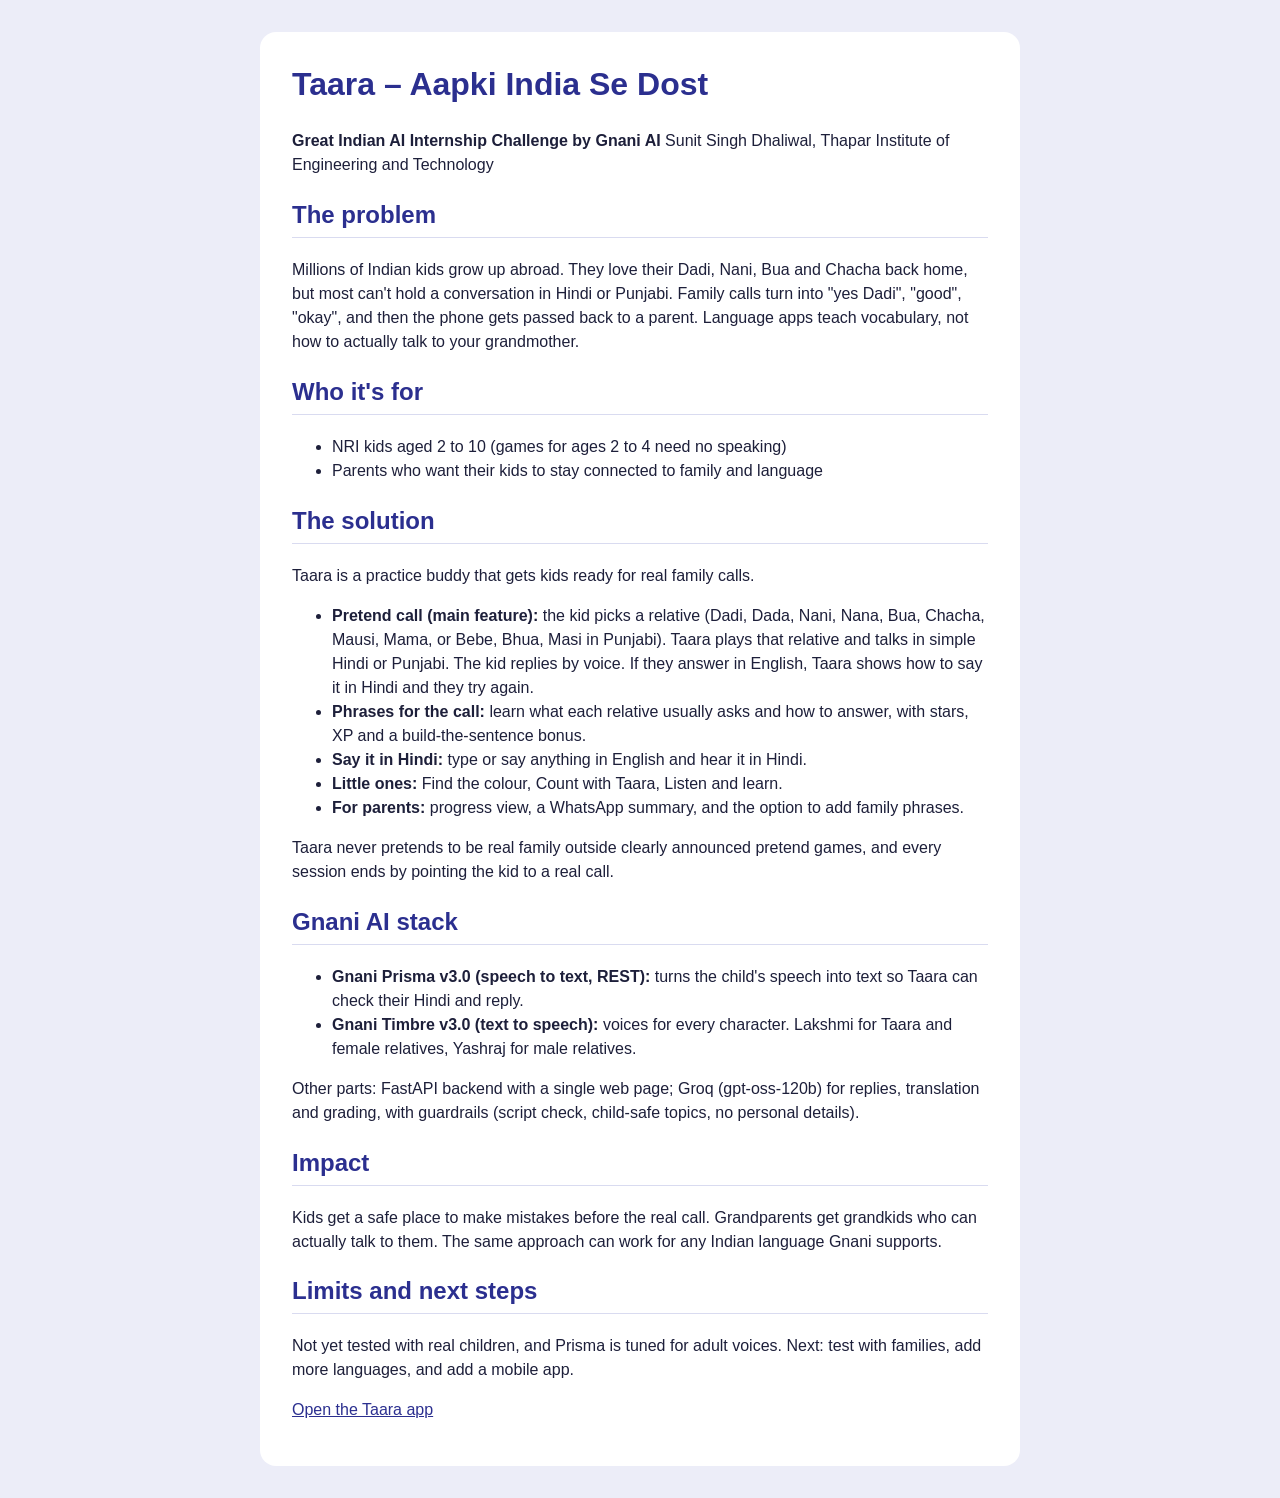
<file: static/pitch.html>
<!doctype html><html lang="en"><head><meta charset="utf-8"><meta name="viewport" content="width=device-width,initial-scale=1"><title>Taara – Solution Pitch</title><style>
body{font-family:Inter,Helvetica,Arial,sans-serif;max-width:760px;margin:32px auto;padding:0 16px;line-height:1.5;color:#1d1f3a;background:#ECEDF8}
main{background:#fff;border-radius:16px;padding:28px 32px}
h1{color:#2B2F8F;margin-top:0} h2{color:#2B2F8F;border-bottom:1px solid #d9dbf0;padding-bottom:4px}
a{color:#2B2F8F}
</style></head><body><main><h1>Taara – Aapki India Se Dost</h1>
<p><strong>Great Indian AI Internship Challenge by Gnani AI</strong>
Sunit Singh Dhaliwal, Thapar Institute of Engineering and Technology</p>
<h2>The problem</h2>
<p>Millions of Indian kids grow up abroad. They love their Dadi, Nani, Bua and Chacha back home, but most can't hold a conversation in Hindi or Punjabi. Family calls turn into "yes Dadi", "good", "okay", and then the phone gets passed back to a parent. Language apps teach vocabulary, not how to actually talk to your grandmother.</p>
<h2>Who it's for</h2>
<ul>
<li>NRI kids aged 2 to 10 (games for ages 2 to 4 need no speaking)</li>
<li>Parents who want their kids to stay connected to family and language</li>
</ul>
<h2>The solution</h2>
<p>Taara is a practice buddy that gets kids ready for real family calls.</p>
<ul>
<li><strong>Pretend call (main feature):</strong> the kid picks a relative (Dadi, Dada, Nani, Nana, Bua, Chacha, Mausi, Mama, or Bebe, Bhua, Masi in Punjabi). Taara plays that relative and talks in simple Hindi or Punjabi. The kid replies by voice. If they answer in English, Taara shows how to say it in Hindi and they try again.</li>
<li><strong>Phrases for the call:</strong> learn what each relative usually asks and how to answer, with stars, XP and a build-the-sentence bonus.</li>
<li><strong>Say it in Hindi:</strong> type or say anything in English and hear it in Hindi.</li>
<li><strong>Little ones:</strong> Find the colour, Count with Taara, Listen and learn.</li>
<li><strong>For parents:</strong> progress view, a WhatsApp summary, and the option to add family phrases.</li>
</ul>
<p>Taara never pretends to be real family outside clearly announced pretend games, and every session ends by pointing the kid to a real call.</p>
<h2>Gnani AI stack</h2>
<ul>
<li><strong>Gnani Prisma v3.0 (speech to text, REST):</strong> turns the child's speech into text so Taara can check their Hindi and reply.</li>
<li><strong>Gnani Timbre v3.0 (text to speech):</strong> voices for every character. Lakshmi for Taara and female relatives, Yashraj for male relatives.</li>
</ul>
<p>Other parts: FastAPI backend with a single web page; Groq (gpt-oss-120b) for replies, translation and grading, with guardrails (script check, child-safe topics, no personal details).</p>
<h2>Impact</h2>
<p>Kids get a safe place to make mistakes before the real call. Grandparents get grandkids who can actually talk to them. The same approach can work for any Indian language Gnani supports.</p>
<h2>Limits and next steps</h2>
<p>Not yet tested with real children, and Prisma is tuned for adult voices. Next: test with families, add more languages, and add a mobile app.</p><p><a href="/">Open the Taara app</a></p></main></body></html>
</file>
